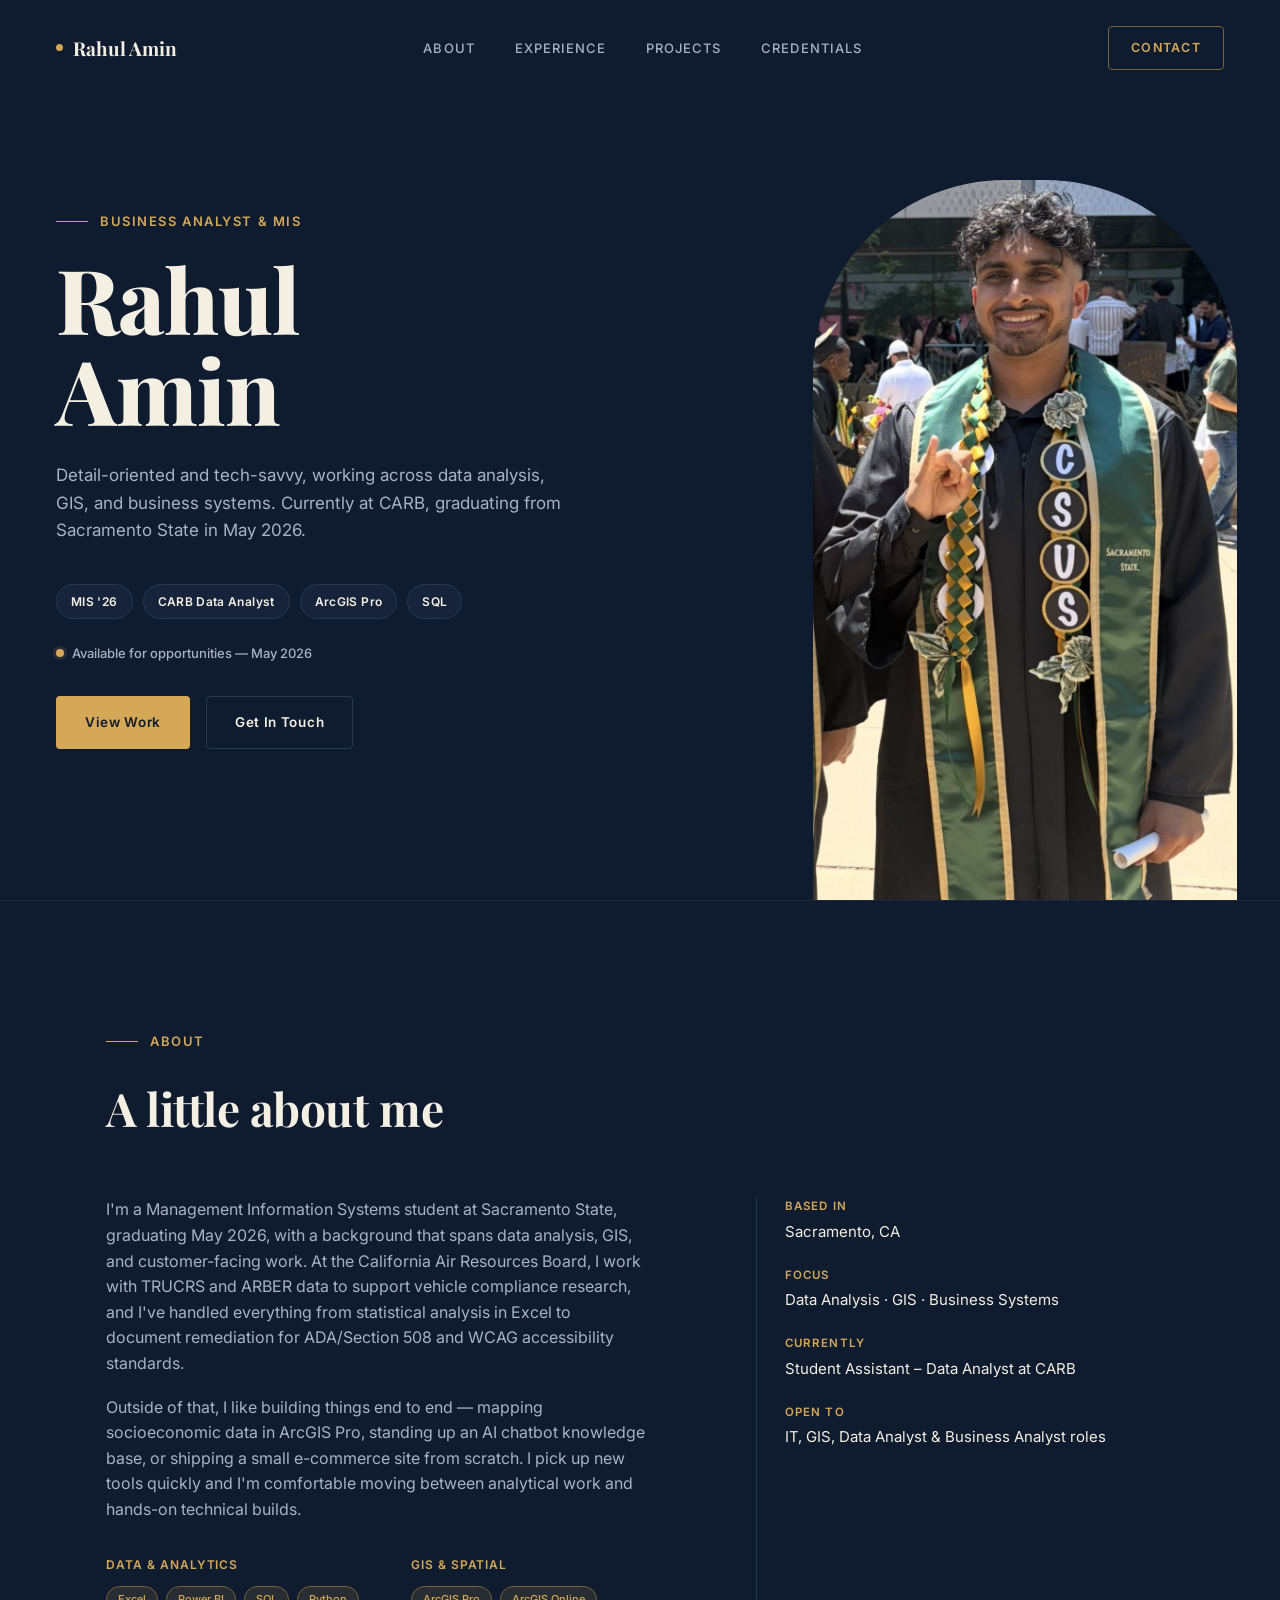
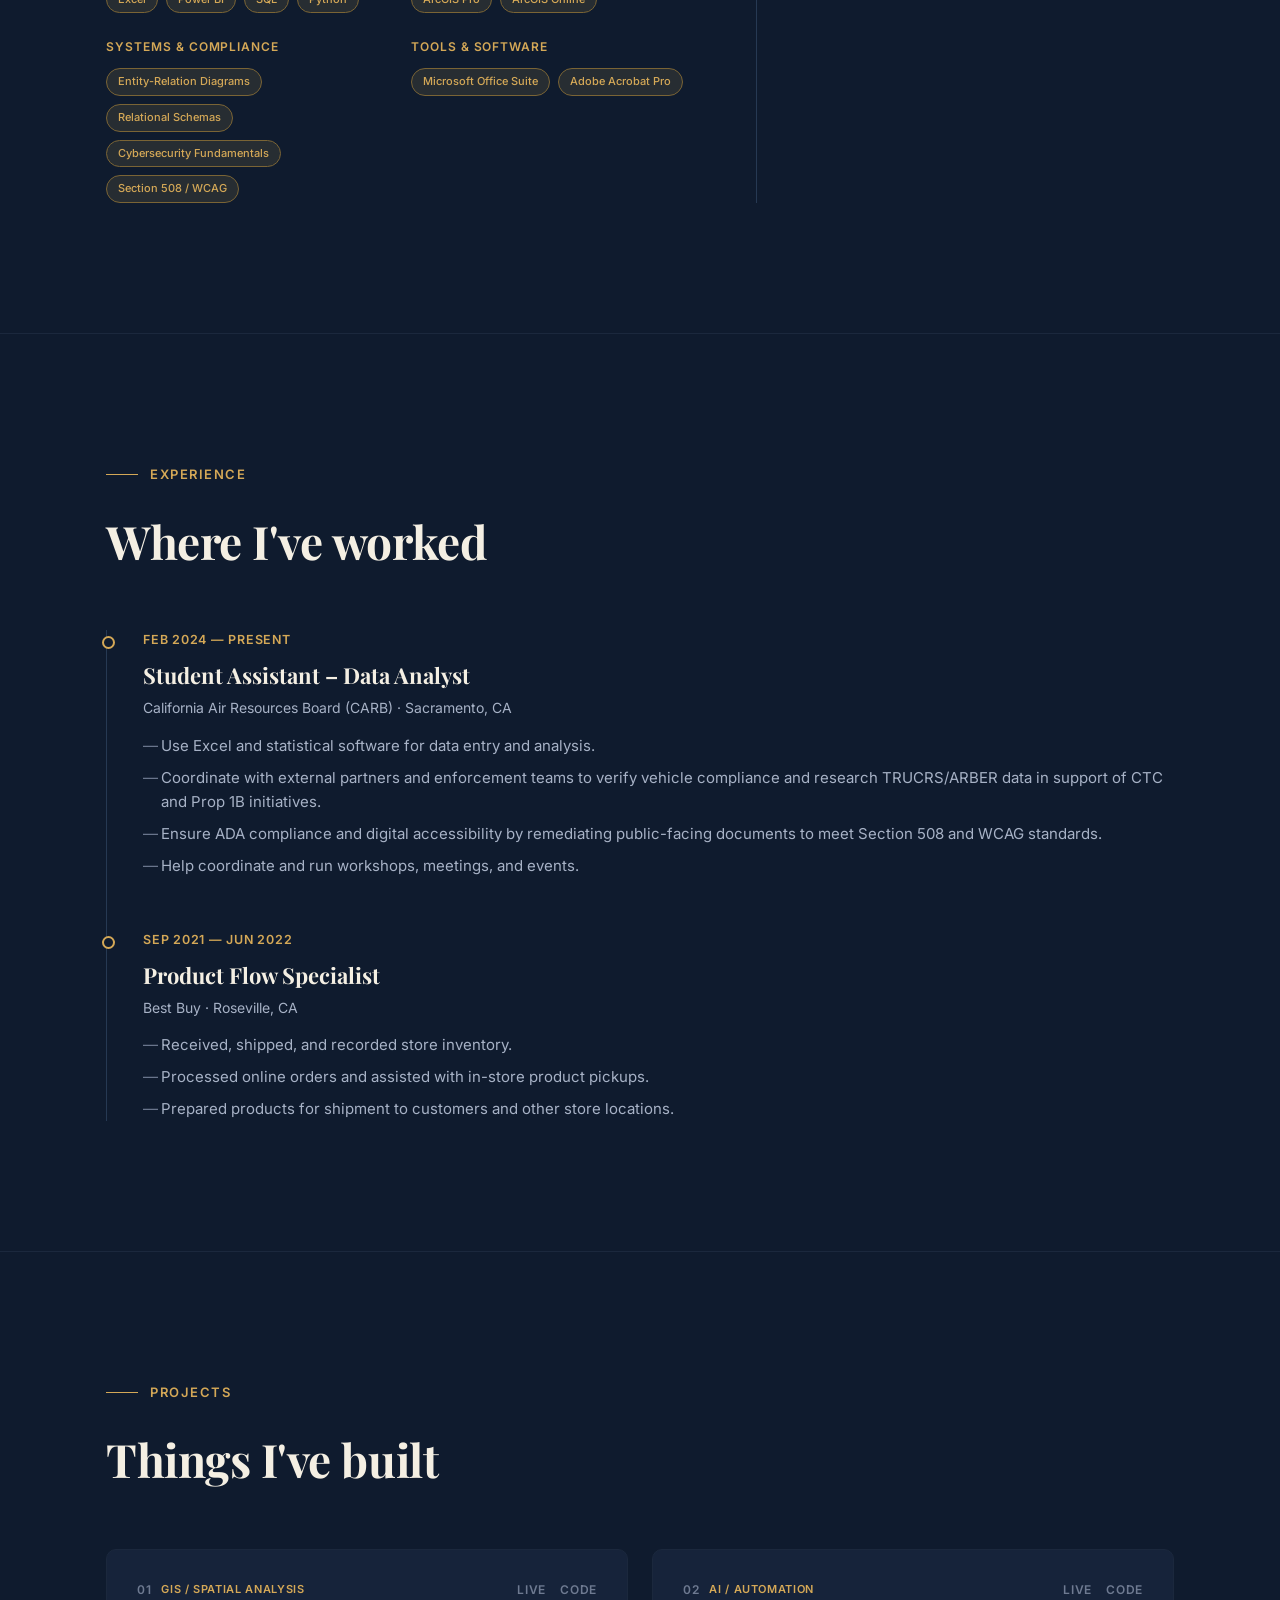
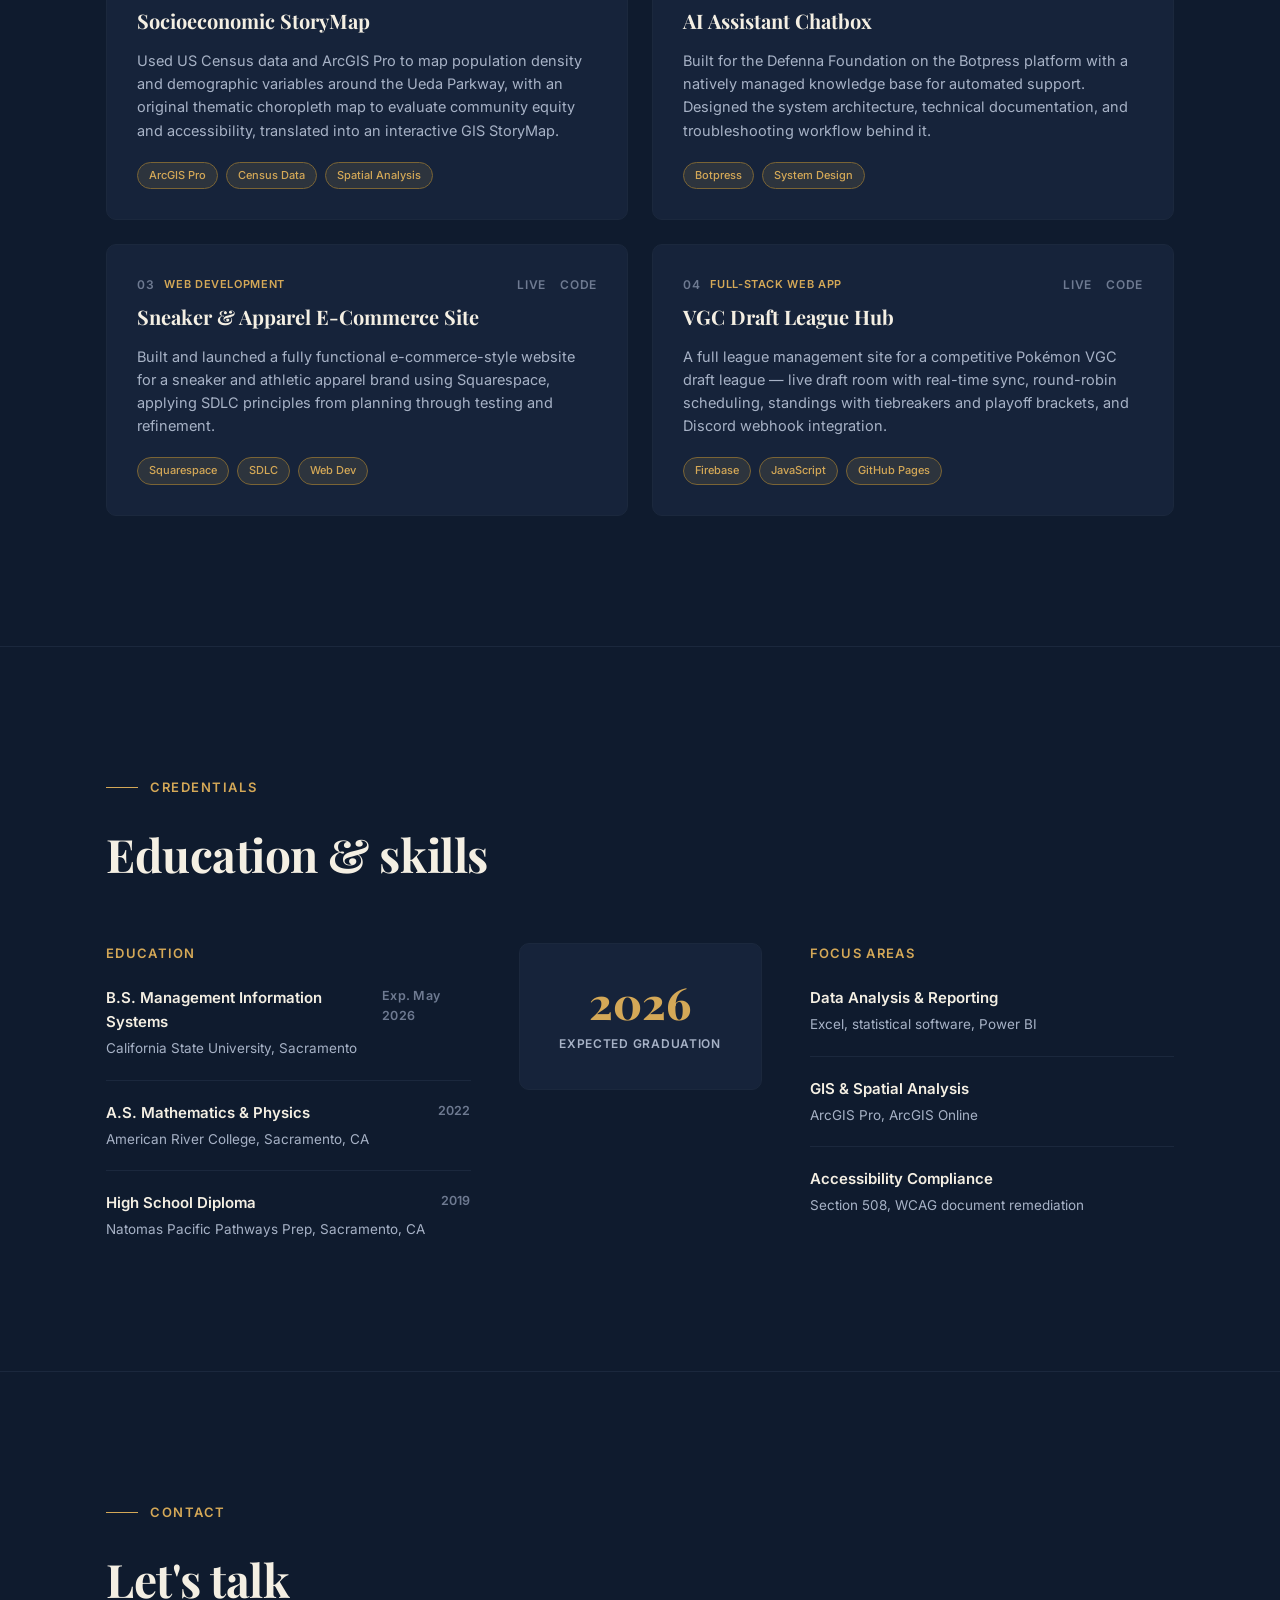
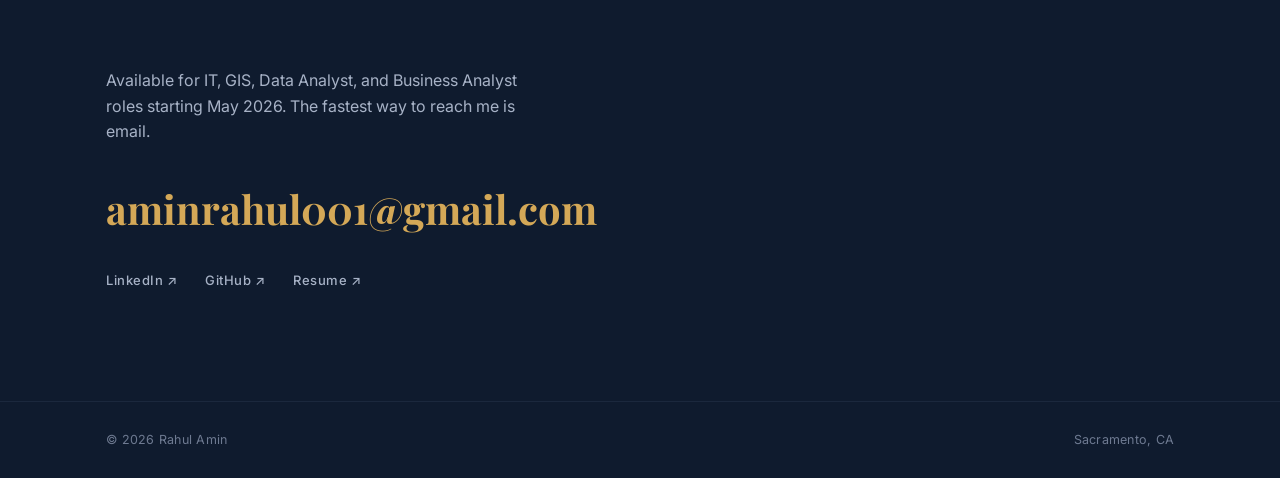
<file: index.html>
<!DOCTYPE html>
<html lang="en">
<head>
<meta charset="UTF-8">
<meta name="viewport" content="width=device-width, initial-scale=1.0">
<title>Rahul Amin — Portfolio</title>
<meta name="description" content="Portfolio of Rahul Amin — Business & MIS professional focused on data analysis, GIS, and systems. About, Experience, Projects, Credentials, and Contact.">
<link rel="preconnect" href="https://fonts.googleapis.com">
<link rel="preconnect" href="https://fonts.gstatic.com" crossorigin>
<link href="https://fonts.googleapis.com/css2?family=Playfair+Display:wght@600;700;800&family=Inter:wght@400;500;600&display=swap" rel="stylesheet">
<link rel="stylesheet" href="style.css">
</head>
<body>

<!-- ============ NAV ============ -->
<header class="nav" id="nav">
  <a href="#top" class="nav-logo"><span class="logo-dot"></span>Rahul Amin</a>
  <nav class="nav-links">
    <a href="#about" data-section="about">About</a>
    <a href="#experience" data-section="experience">Experience</a>
    <a href="#projects" data-section="projects">Projects</a>
    <a href="#credentials" data-section="credentials">Credentials</a>
  </nav>
  <a href="#contact" class="nav-contact">Contact</a>
  <button class="nav-toggle" id="navToggle" aria-label="Toggle menu" aria-expanded="false">
    <span></span><span></span><span></span>
  </button>
</header>

<main>

  <!-- ============ HERO ============ -->
  <section class="hero" id="top">
    <div class="hero-copy">
      <p class="eyebrow"><span class="eyebrow-line"></span>Business Analyst & MIS</p>
      <h1 class="hero-name">Rahul<br>Amin</h1>
      <p class="hero-tagline">
        Detail-oriented and tech-savvy, working across data analysis,
        GIS, and business systems. Currently at CARB, graduating from
        Sacramento State in May 2026.
      </p>
      <div class="hero-badges">
        <span class="badge">MIS '26</span>
        <span class="badge">CARB Data Analyst</span>
        <span class="badge">ArcGIS Pro</span>
        <span class="badge">SQL</span>
      </div>
      <p class="status-pill"><span class="status-dot"></span>Available for opportunities — May 2026</p>
      <div class="hero-actions">
        <a href="#projects" class="btn btn-primary">View Work</a>
        <a href="#contact" class="btn btn-ghost">Get In Touch</a>
      </div>
    </div>
    <div class="hero-media">
      <img src="rahul.jpg" alt="Rahul Amin">
    </div>
  </section>

  <!-- ============ ABOUT ============ -->
  <section class="section" id="about">
    <div class="section-inner">
      <p class="eyebrow"><span class="eyebrow-line"></span>About</p>
      <h2 class="section-title">A little about me</h2>
      <div class="about-grid">
        <div class="about-copy">
          <p>
            I'm a Management Information Systems student at Sacramento
            State, graduating May 2026, with a background that spans data
            analysis, GIS, and customer-facing work. At the California Air
            Resources Board, I work with TRUCRS and ARBER data to support
            vehicle compliance research, and I've handled everything from
            statistical analysis in Excel to document remediation for
            ADA/Section 508 and WCAG accessibility standards.
          </p>
          <p>
            Outside of that, I like building things end to end — mapping
            socioeconomic data in ArcGIS Pro, standing up an AI chatbot
            knowledge base, or shipping a small e-commerce site from
            scratch. I pick up new tools quickly and I'm comfortable
            moving between analytical work and hands-on technical builds.
          </p>
          <div class="skills-groups">
            <div class="skill-group">
              <h4>Data & Analytics</h4>
              <div class="skills-cloud">
                <span class="tag">Excel</span>
                <span class="tag">Power BI</span>
                <span class="tag">SQL</span>
                <span class="tag">Python</span>
              </div>
            </div>
            <div class="skill-group">
              <h4>GIS & Spatial</h4>
              <div class="skills-cloud">
                <span class="tag">ArcGIS Pro</span>
                <span class="tag">ArcGIS Online</span>
              </div>
            </div>
            <div class="skill-group">
              <h4>Systems & Compliance</h4>
              <div class="skills-cloud">
                <span class="tag">Entity-Relation Diagrams</span>
                <span class="tag">Relational Schemas</span>
                <span class="tag">Cybersecurity Fundamentals</span>
                <span class="tag">Section 508 / WCAG</span>
              </div>
            </div>
            <div class="skill-group">
              <h4>Tools & Software</h4>
              <div class="skills-cloud">
                <span class="tag">Microsoft Office Suite</span>
                <span class="tag">Adobe Acrobat Pro</span>
              </div>
            </div>
          </div>
        </div>
        <div class="about-facts">
          <div class="fact">
            <span class="fact-label">Based in</span>
            <span class="fact-value">Sacramento, CA</span>
          </div>
          <div class="fact">
            <span class="fact-label">Focus</span>
            <span class="fact-value">Data Analysis · GIS · Business Systems</span>
          </div>
          <div class="fact">
            <span class="fact-label">Currently</span>
            <span class="fact-value">Student Assistant – Data Analyst at CARB</span>
          </div>
          <div class="fact">
            <span class="fact-label">Open to</span>
            <span class="fact-value">IT, GIS, Data Analyst & Business Analyst roles</span>
          </div>
        </div>
      </div>
    </div>
  </section>

  <!-- ============ EXPERIENCE ============ -->
  <section class="section" id="experience">
    <div class="section-inner">
      <p class="eyebrow"><span class="eyebrow-line"></span>Experience</p>
      <h2 class="section-title">Where I've worked</h2>

      <div class="timeline">

        <article class="timeline-item">
          <div class="timeline-date">Feb 2024 — Present</div>
          <div class="timeline-content">
            <h3>Student Assistant – Data Analyst</h3>
            <p class="timeline-org">California Air Resources Board (CARB) · Sacramento, CA</p>
            <ul>
              <li>Use Excel and statistical software for data entry and analysis.</li>
              <li>Coordinate with external partners and enforcement teams to verify vehicle compliance and research TRUCRS/ARBER data in support of CTC and Prop 1B initiatives.</li>
              <li>Ensure ADA compliance and digital accessibility by remediating public-facing documents to meet Section 508 and WCAG standards.</li>
              <li>Help coordinate and run workshops, meetings, and events.</li>
            </ul>
          </div>
        </article>

        <article class="timeline-item">
          <div class="timeline-date">Sep 2021 — Jun 2022</div>
          <div class="timeline-content">
            <h3>Product Flow Specialist</h3>
            <p class="timeline-org">Best Buy · Roseville, CA</p>
            <ul>
              <li>Received, shipped, and recorded store inventory.</li>
              <li>Processed online orders and assisted with in-store product pickups.</li>
              <li>Prepared products for shipment to customers and other store locations.</li>
            </ul>
          </div>
        </article>

      </div>
    </div>
  </section>

  <!-- ============ PROJECTS ============ -->
  <section class="section" id="projects">
    <div class="section-inner">
      <p class="eyebrow"><span class="eyebrow-line"></span>Projects</p>
      <h2 class="section-title">Things I've built</h2>

      <div class="project-grid">

        <article class="project-card">
          <div class="project-top">
            <div>
              <div class="project-meta">
                <span class="project-number">01</span>
                <span class="project-category">GIS / Spatial Analysis</span>
              </div>
              <h3>Socioeconomic StoryMap</h3>
            </div>
            <div class="project-links">
              <a href="#" aria-label="Live link">Live</a>
              <a href="#" aria-label="Code link">Code</a>
            </div>
          </div>
          <p>Used US Census data and ArcGIS Pro to map population density and demographic variables around the Ueda Parkway, with an original thematic choropleth map to evaluate community equity and accessibility, translated into an interactive GIS StoryMap.</p>
          <div class="tags">
            <span class="tag">ArcGIS Pro</span>
            <span class="tag">Census Data</span>
            <span class="tag">Spatial Analysis</span>
          </div>
        </article>

        <article class="project-card">
          <div class="project-top">
            <div>
              <div class="project-meta">
                <span class="project-number">02</span>
                <span class="project-category">AI / Automation</span>
              </div>
              <h3>AI Assistant Chatbox</h3>
            </div>
            <div class="project-links">
              <a href="#" aria-label="Live link">Live</a>
              <a href="#" aria-label="Code link">Code</a>
            </div>
          </div>
          <p>Built for the Defenna Foundation on the Botpress platform with a natively managed knowledge base for automated support. Designed the system architecture, technical documentation, and troubleshooting workflow behind it.</p>
          <div class="tags">
            <span class="tag">Botpress</span>
            <span class="tag">System Design</span>
          </div>
        </article>

        <article class="project-card">
          <div class="project-top">
            <div>
              <div class="project-meta">
                <span class="project-number">03</span>
                <span class="project-category">Web Development</span>
              </div>
              <h3>Sneaker & Apparel E-Commerce Site</h3>
            </div>
            <div class="project-links">
              <a href="#" aria-label="Live link">Live</a>
              <a href="#" aria-label="Code link">Code</a>
            </div>
          </div>
          <p>Built and launched a fully functional e-commerce-style website for a sneaker and athletic apparel brand using Squarespace, applying SDLC principles from planning through testing and refinement.</p>
          <div class="tags">
            <span class="tag">Squarespace</span>
            <span class="tag">SDLC</span>
            <span class="tag">Web Dev</span>
          </div>
        </article>

        <article class="project-card">
          <div class="project-top">
            <div>
              <div class="project-meta">
                <span class="project-number">04</span>
                <span class="project-category">Full-Stack Web App</span>
              </div>
              <h3>VGC Draft League Hub</h3>
            </div>
            <div class="project-links">
              <a href="https://aminrahul001.github.io/VGC-League" target="_blank" aria-label="Live link">Live</a>
              <a href="#" aria-label="Code link">Code</a>
            </div>
          </div>
          <p>A full league management site for a competitive Pokémon VGC draft league — live draft room with real-time sync, round-robin scheduling, standings with tiebreakers and playoff brackets, and Discord webhook integration.</p>
          <div class="tags">
            <span class="tag">Firebase</span>
            <span class="tag">JavaScript</span>
            <span class="tag">GitHub Pages</span>
          </div>
        </article>

      </div>
    </div>
  </section>

  <!-- ============ CREDENTIALS ============ -->
  <section class="section" id="credentials">
    <div class="section-inner">
      <p class="eyebrow"><span class="eyebrow-line"></span>Credentials</p>
      <h2 class="section-title">Education & skills</h2>

      <div class="credentials-top">
        <div class="credential-block">
          <h3>Education</h3>
          <div class="credential-item">
            <div class="credential-head">
              <span>B.S. Management Information Systems</span>
              <span class="mono-small">Exp. May 2026</span>
            </div>
            <p>California State University, Sacramento</p>
          </div>
          <div class="credential-item">
            <div class="credential-head">
              <span>A.S. Mathematics & Physics</span>
              <span class="mono-small">2022</span>
            </div>
            <p>American River College, Sacramento, CA</p>
          </div>
          <div class="credential-item">
            <div class="credential-head">
              <span>High School Diploma</span>
              <span class="mono-small">2019</span>
            </div>
            <p>Natomas Pacific Pathways Prep, Sacramento, CA</p>
          </div>
        </div>

        <div class="stat-block">
          <span class="stat-number">2026</span>
          <span class="stat-label">Expected Graduation</span>
        </div>

        <div class="credential-block">
          <h3>Focus Areas</h3>
          <div class="credential-item">
            <div class="credential-head">
              <span>Data Analysis & Reporting</span>
            </div>
            <p>Excel, statistical software, Power BI</p>
          </div>
          <div class="credential-item">
            <div class="credential-head">
              <span>GIS & Spatial Analysis</span>
            </div>
            <p>ArcGIS Pro, ArcGIS Online</p>
          </div>
          <div class="credential-item">
            <div class="credential-head">
              <span>Accessibility Compliance</span>
            </div>
            <p>Section 508, WCAG document remediation</p>
          </div>
        </div>
      </div>
    </div>
  </section>

  <!-- ============ CONTACT ============ -->
  <section class="section section-contact" id="contact">
    <div class="section-inner">
      <p class="eyebrow"><span class="eyebrow-line"></span>Contact</p>
      <h2 class="section-title">Let's talk</h2>
      <p class="contact-copy">
        Available for IT, GIS, Data Analyst, and Business Analyst roles
        starting May 2026. The fastest way to reach me is email.
      </p>
      <a href="mailto:aminrahul001@gmail.com" class="contact-email">aminrahul001@gmail.com</a>
      <div class="contact-links">
        <a href="https://linkedin.com/in/rahul-amin-877a71166" target="_blank" rel="noopener">LinkedIn ↗</a>
        <a href="#" target="_blank" rel="noopener">GitHub ↗</a>
        <a href="#" target="_blank" rel="noopener">Resume ↗</a>
      </div>
    </div>
  </section>

</main>

<footer class="footer">
  <div class="section-inner footer-inner">
    <span class="mono-small">© <span id="year"></span> Rahul Amin</span>
    <span class="mono-small">Sacramento, CA</span>
  </div>
</footer>

<script src="script.js"></script>
</body>
</html>
</file>
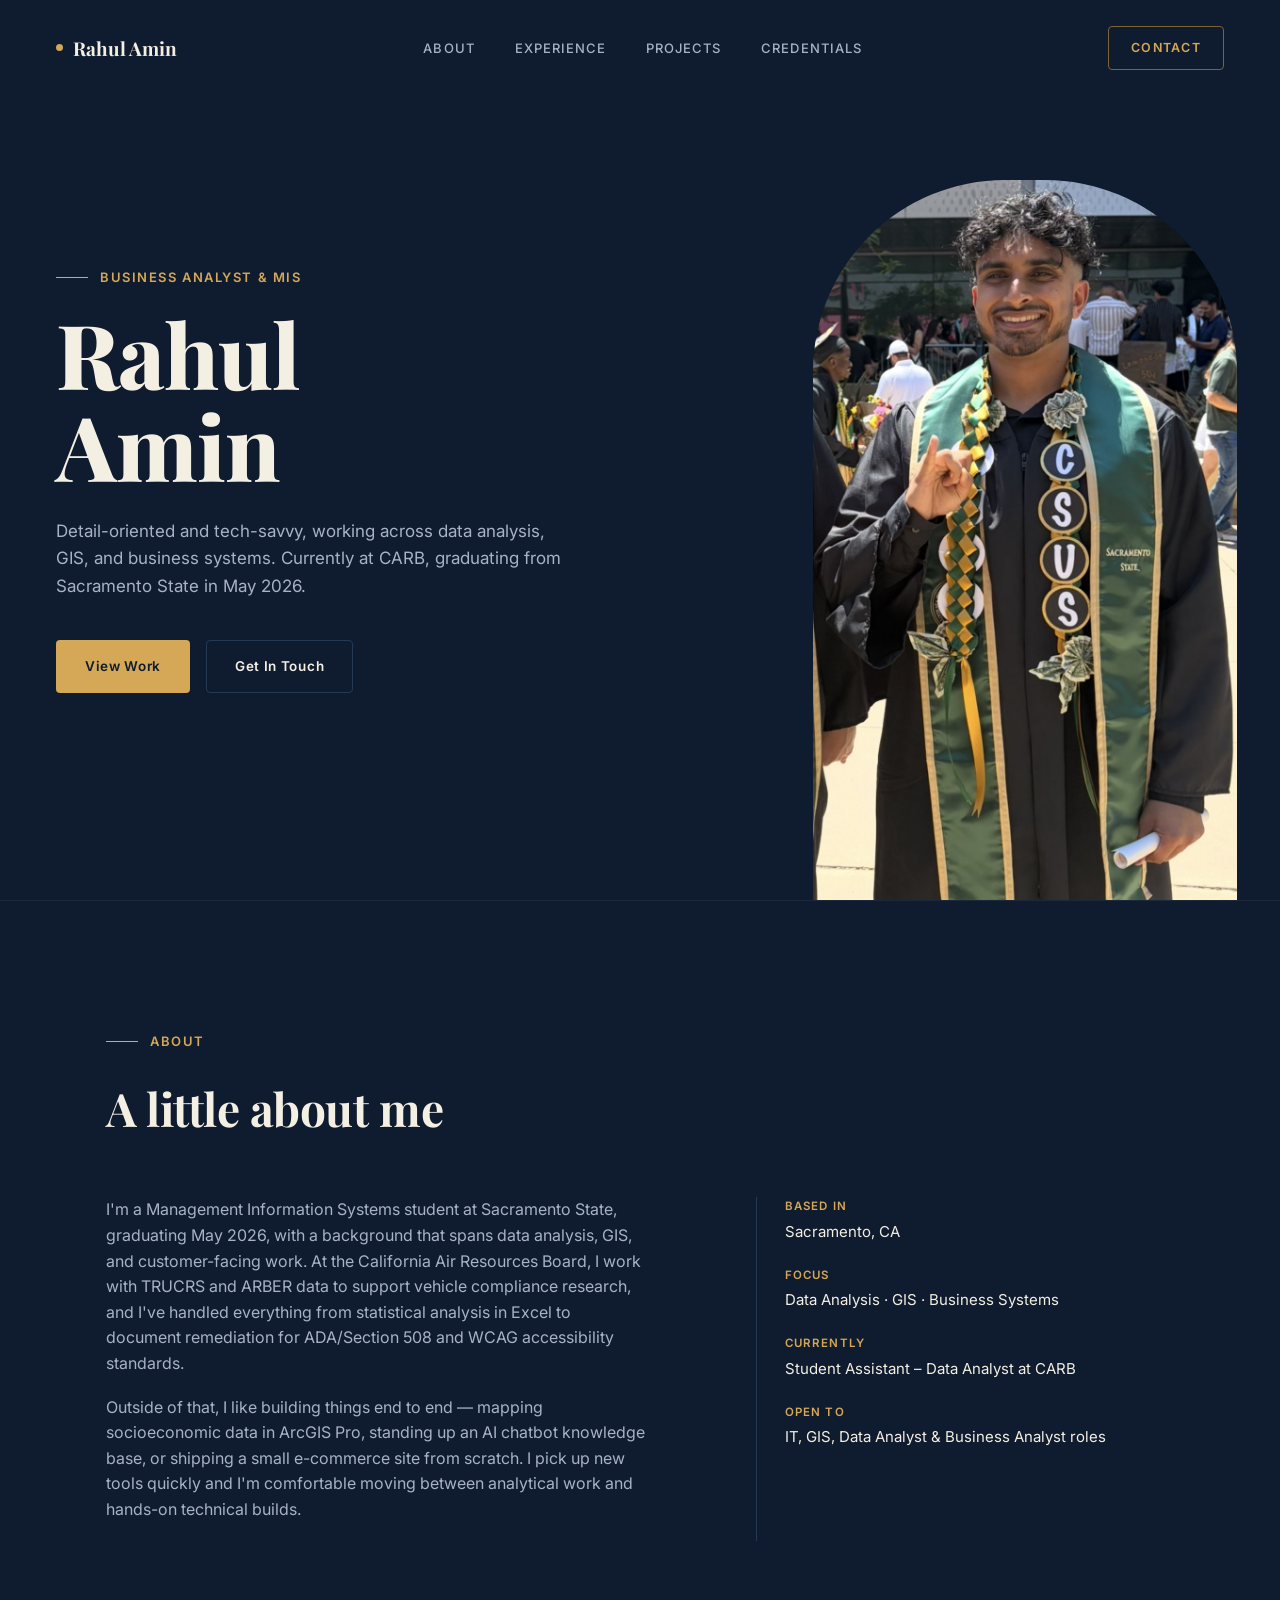
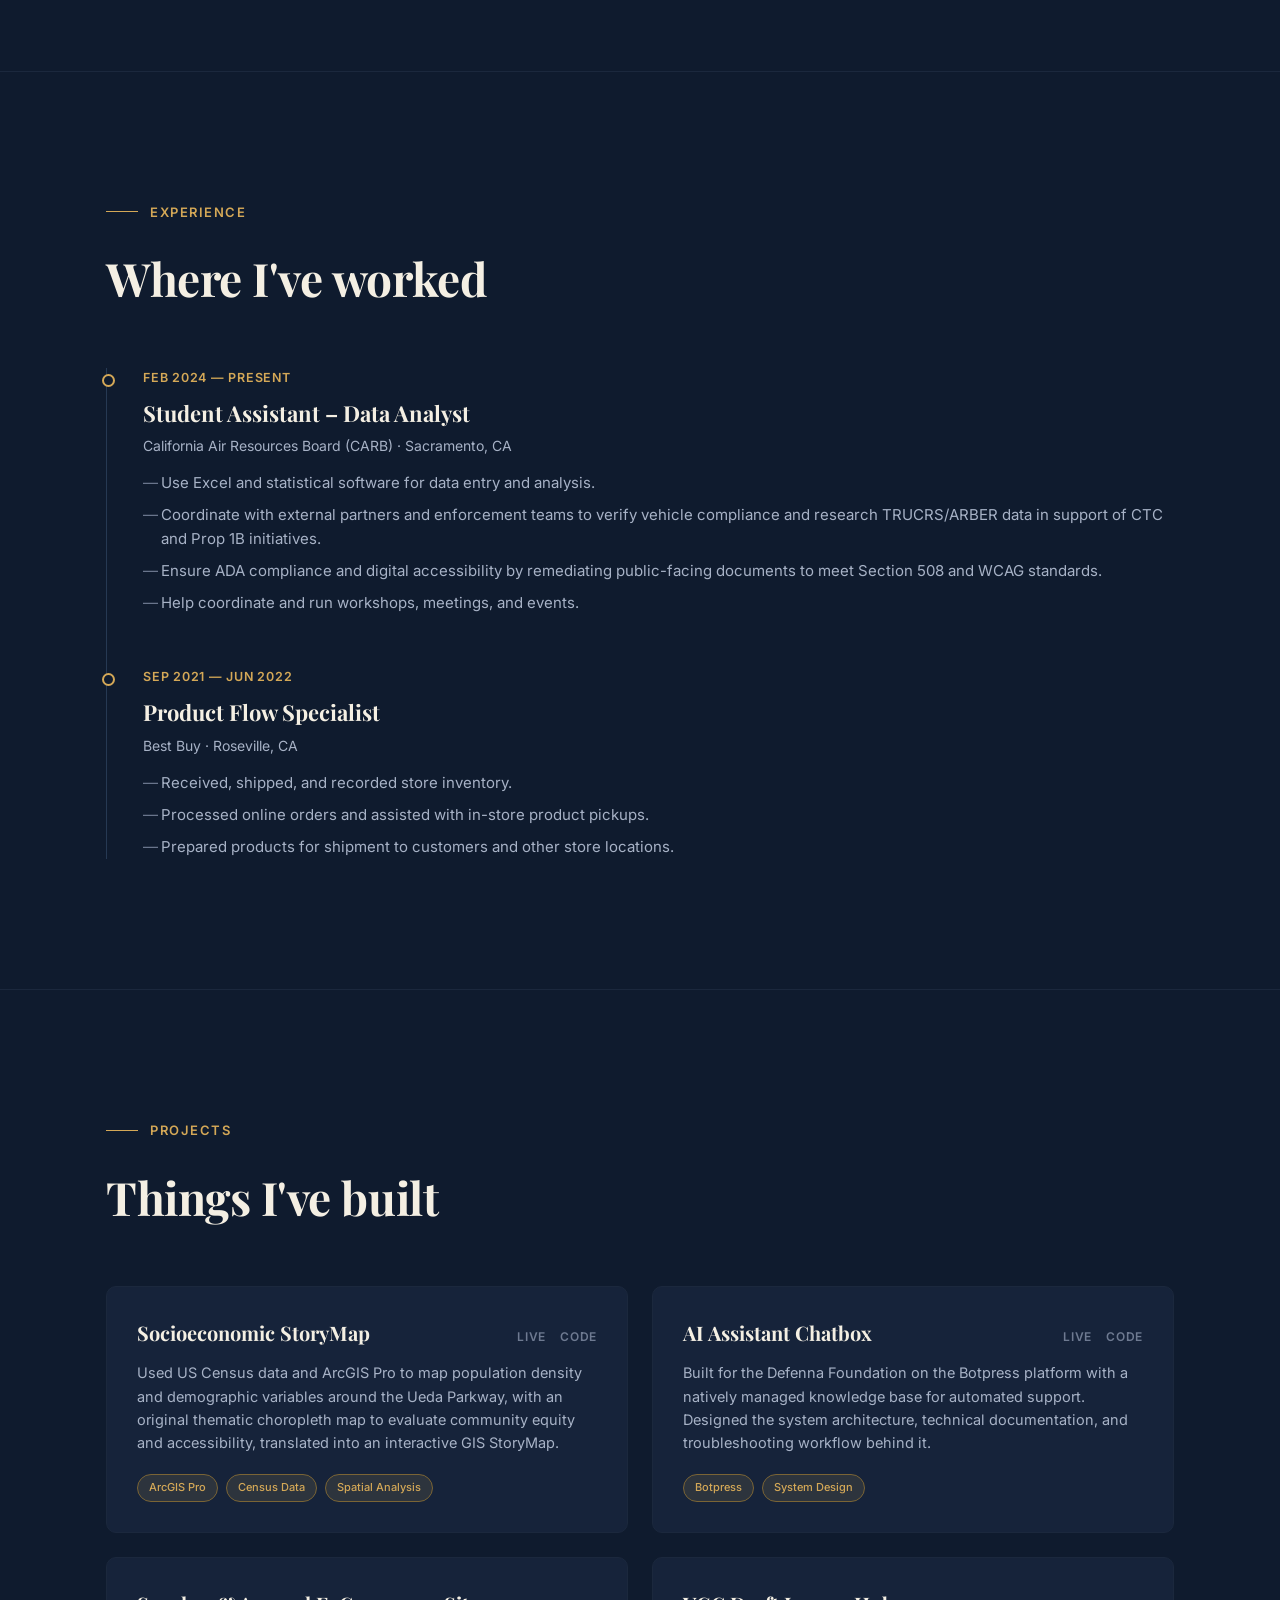
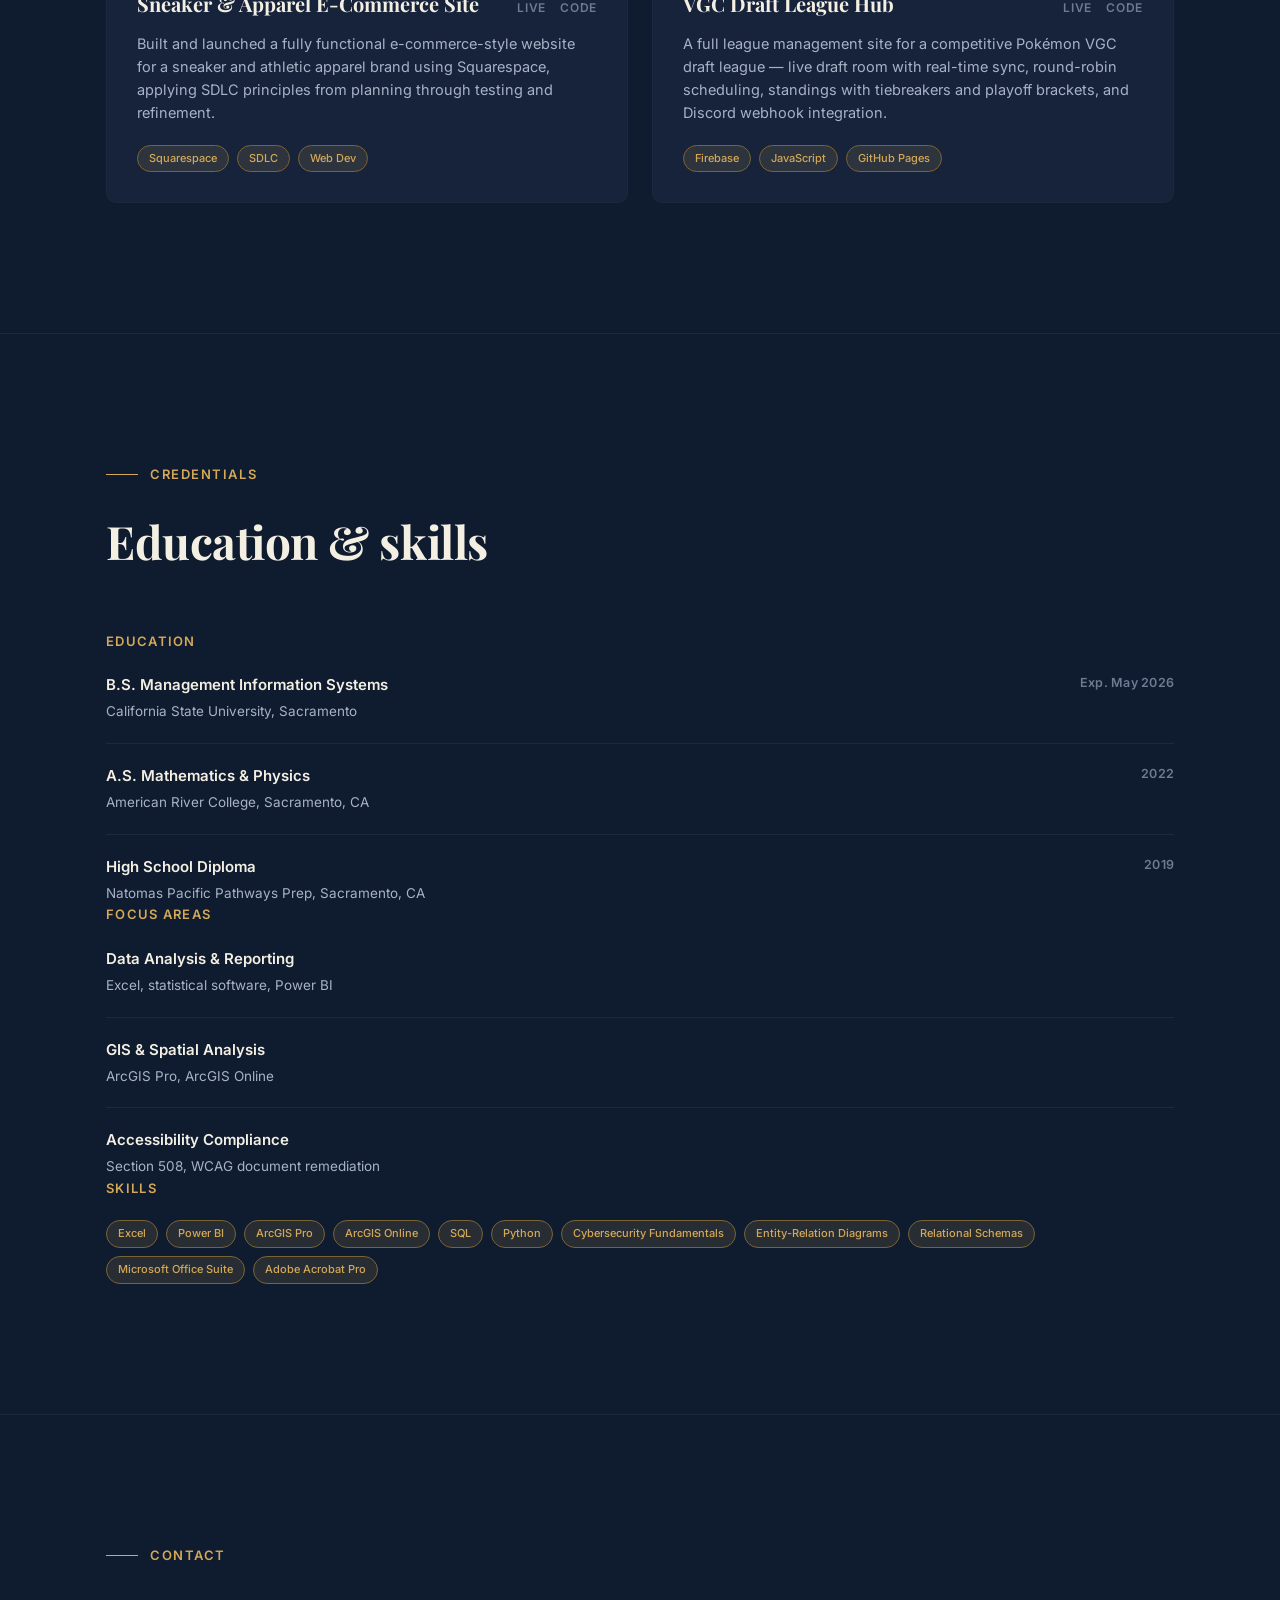
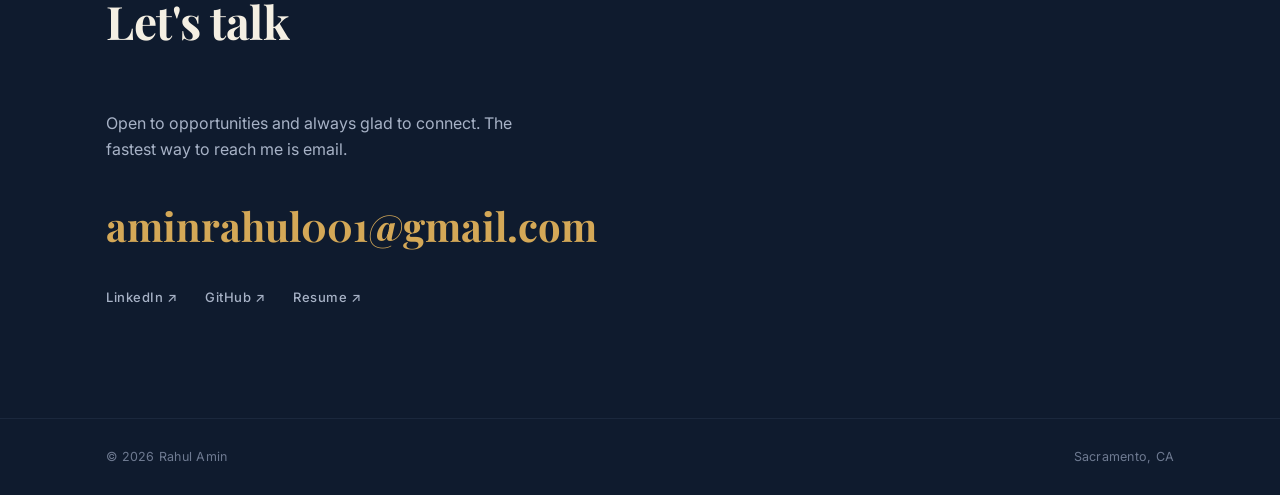
<file: index (14).html>
<!DOCTYPE html>
<html lang="en">
<head>
<meta charset="UTF-8">
<meta name="viewport" content="width=device-width, initial-scale=1.0">
<title>Rahul Amin — Portfolio</title>
<meta name="description" content="Portfolio of Rahul Amin — Business & MIS professional focused on data analysis, GIS, and systems. About, Experience, Projects, Credentials, and Contact.">
<link rel="preconnect" href="https://fonts.googleapis.com">
<link rel="preconnect" href="https://fonts.gstatic.com" crossorigin>
<link href="https://fonts.googleapis.com/css2?family=Playfair+Display:wght@600;700;800&family=Inter:wght@400;500;600&display=swap" rel="stylesheet">
<link rel="stylesheet" href="style.css">
</head>
<body>

<!-- ============ NAV ============ -->
<header class="nav" id="nav">
  <a href="#top" class="nav-logo"><span class="logo-dot"></span>Rahul Amin</a>
  <nav class="nav-links">
    <a href="#about" data-section="about">About</a>
    <a href="#experience" data-section="experience">Experience</a>
    <a href="#projects" data-section="projects">Projects</a>
    <a href="#credentials" data-section="credentials">Credentials</a>
  </nav>
  <a href="#contact" class="nav-contact">Contact</a>
  <button class="nav-toggle" id="navToggle" aria-label="Toggle menu" aria-expanded="false">
    <span></span><span></span><span></span>
  </button>
</header>

<main>

  <!-- ============ HERO ============ -->
  <section class="hero" id="top">
    <div class="hero-copy">
      <p class="eyebrow"><span class="eyebrow-line"></span>Business Analyst & MIS</p>
      <h1 class="hero-name">Rahul<br>Amin</h1>
      <p class="hero-tagline">
        Detail-oriented and tech-savvy, working across data analysis,
        GIS, and business systems. Currently at CARB, graduating from
        Sacramento State in May 2026.
      </p>
      <div class="hero-actions">
        <a href="#projects" class="btn btn-primary">View Work</a>
        <a href="#contact" class="btn btn-ghost">Get In Touch</a>
      </div>
    </div>
    <div class="hero-media">
      <img src="rahul.jpg" alt="Rahul Amin">
    </div>
  </section>

  <!-- ============ ABOUT ============ -->
  <section class="section" id="about">
    <div class="section-inner">
      <p class="eyebrow"><span class="eyebrow-line"></span>About</p>
      <h2 class="section-title">A little about me</h2>
      <div class="about-grid">
        <div class="about-copy">
          <p>
            I'm a Management Information Systems student at Sacramento
            State, graduating May 2026, with a background that spans data
            analysis, GIS, and customer-facing work. At the California Air
            Resources Board, I work with TRUCRS and ARBER data to support
            vehicle compliance research, and I've handled everything from
            statistical analysis in Excel to document remediation for
            ADA/Section 508 and WCAG accessibility standards.
          </p>
          <p>
            Outside of that, I like building things end to end — mapping
            socioeconomic data in ArcGIS Pro, standing up an AI chatbot
            knowledge base, or shipping a small e-commerce site from
            scratch. I pick up new tools quickly and I'm comfortable
            moving between analytical work and hands-on technical builds.
          </p>
        </div>
        <div class="about-facts">
          <div class="fact">
            <span class="fact-label">Based in</span>
            <span class="fact-value">Sacramento, CA</span>
          </div>
          <div class="fact">
            <span class="fact-label">Focus</span>
            <span class="fact-value">Data Analysis · GIS · Business Systems</span>
          </div>
          <div class="fact">
            <span class="fact-label">Currently</span>
            <span class="fact-value">Student Assistant – Data Analyst at CARB</span>
          </div>
          <div class="fact">
            <span class="fact-label">Open to</span>
            <span class="fact-value">IT, GIS, Data Analyst & Business Analyst roles</span>
          </div>
        </div>
      </div>
    </div>
  </section>

  <!-- ============ EXPERIENCE ============ -->
  <section class="section" id="experience">
    <div class="section-inner">
      <p class="eyebrow"><span class="eyebrow-line"></span>Experience</p>
      <h2 class="section-title">Where I've worked</h2>

      <div class="timeline">

        <article class="timeline-item">
          <div class="timeline-date">Feb 2024 — Present</div>
          <div class="timeline-content">
            <h3>Student Assistant – Data Analyst</h3>
            <p class="timeline-org">California Air Resources Board (CARB) · Sacramento, CA</p>
            <ul>
              <li>Use Excel and statistical software for data entry and analysis.</li>
              <li>Coordinate with external partners and enforcement teams to verify vehicle compliance and research TRUCRS/ARBER data in support of CTC and Prop 1B initiatives.</li>
              <li>Ensure ADA compliance and digital accessibility by remediating public-facing documents to meet Section 508 and WCAG standards.</li>
              <li>Help coordinate and run workshops, meetings, and events.</li>
            </ul>
          </div>
        </article>

        <article class="timeline-item">
          <div class="timeline-date">Sep 2021 — Jun 2022</div>
          <div class="timeline-content">
            <h3>Product Flow Specialist</h3>
            <p class="timeline-org">Best Buy · Roseville, CA</p>
            <ul>
              <li>Received, shipped, and recorded store inventory.</li>
              <li>Processed online orders and assisted with in-store product pickups.</li>
              <li>Prepared products for shipment to customers and other store locations.</li>
            </ul>
          </div>
        </article>

      </div>
    </div>
  </section>

  <!-- ============ PROJECTS ============ -->
  <section class="section" id="projects">
    <div class="section-inner">
      <p class="eyebrow"><span class="eyebrow-line"></span>Projects</p>
      <h2 class="section-title">Things I've built</h2>

      <div class="project-grid">

        <article class="project-card">
          <div class="project-top">
            <h3>Socioeconomic StoryMap</h3>
            <div class="project-links">
              <a href="#" aria-label="Live link">Live</a>
              <a href="#" aria-label="Code link">Code</a>
            </div>
          </div>
          <p>Used US Census data and ArcGIS Pro to map population density and demographic variables around the Ueda Parkway, with an original thematic choropleth map to evaluate community equity and accessibility, translated into an interactive GIS StoryMap.</p>
          <div class="tags">
            <span class="tag">ArcGIS Pro</span>
            <span class="tag">Census Data</span>
            <span class="tag">Spatial Analysis</span>
          </div>
        </article>

        <article class="project-card">
          <div class="project-top">
            <h3>AI Assistant Chatbox</h3>
            <div class="project-links">
              <a href="#" aria-label="Live link">Live</a>
              <a href="#" aria-label="Code link">Code</a>
            </div>
          </div>
          <p>Built for the Defenna Foundation on the Botpress platform with a natively managed knowledge base for automated support. Designed the system architecture, technical documentation, and troubleshooting workflow behind it.</p>
          <div class="tags">
            <span class="tag">Botpress</span>
            <span class="tag">System Design</span>
          </div>
        </article>

        <article class="project-card">
          <div class="project-top">
            <h3>Sneaker & Apparel E-Commerce Site</h3>
            <div class="project-links">
              <a href="#" aria-label="Live link">Live</a>
              <a href="#" aria-label="Code link">Code</a>
            </div>
          </div>
          <p>Built and launched a fully functional e-commerce-style website for a sneaker and athletic apparel brand using Squarespace, applying SDLC principles from planning through testing and refinement.</p>
          <div class="tags">
            <span class="tag">Squarespace</span>
            <span class="tag">SDLC</span>
            <span class="tag">Web Dev</span>
          </div>
        </article>

        <article class="project-card">
          <div class="project-top">
            <h3>VGC Draft League Hub</h3>
            <div class="project-links">
              <a href="https://aminrahul001.github.io/VGC-League" target="_blank" aria-label="Live link">Live</a>
              <a href="#" aria-label="Code link">Code</a>
            </div>
          </div>
          <p>A full league management site for a competitive Pokémon VGC draft league — live draft room with real-time sync, round-robin scheduling, standings with tiebreakers and playoff brackets, and Discord webhook integration.</p>
          <div class="tags">
            <span class="tag">Firebase</span>
            <span class="tag">JavaScript</span>
            <span class="tag">GitHub Pages</span>
          </div>
        </article>

      </div>
    </div>
  </section>

  <!-- ============ CREDENTIALS ============ -->
  <section class="section" id="credentials">
    <div class="section-inner">
      <p class="eyebrow"><span class="eyebrow-line"></span>Credentials</p>
      <h2 class="section-title">Education & skills</h2>

      <div class="credentials-grid">
        <div class="credential-block">
          <h3>Education</h3>
          <div class="credential-item">
            <div class="credential-head">
              <span>B.S. Management Information Systems</span>
              <span class="mono-small">Exp. May 2026</span>
            </div>
            <p>California State University, Sacramento</p>
          </div>
          <div class="credential-item">
            <div class="credential-head">
              <span>A.S. Mathematics & Physics</span>
              <span class="mono-small">2022</span>
            </div>
            <p>American River College, Sacramento, CA</p>
          </div>
          <div class="credential-item">
            <div class="credential-head">
              <span>High School Diploma</span>
              <span class="mono-small">2019</span>
            </div>
            <p>Natomas Pacific Pathways Prep, Sacramento, CA</p>
          </div>
        </div>

        <div class="credential-block">
          <h3>Focus Areas</h3>
          <div class="credential-item">
            <div class="credential-head">
              <span>Data Analysis & Reporting</span>
            </div>
            <p>Excel, statistical software, Power BI</p>
          </div>
          <div class="credential-item">
            <div class="credential-head">
              <span>GIS & Spatial Analysis</span>
            </div>
            <p>ArcGIS Pro, ArcGIS Online</p>
          </div>
          <div class="credential-item">
            <div class="credential-head">
              <span>Accessibility Compliance</span>
            </div>
            <p>Section 508, WCAG document remediation</p>
          </div>
        </div>

        <div class="credential-block">
          <h3>Skills</h3>
          <div class="skills-cloud">
            <span class="tag">Excel</span>
            <span class="tag">Power BI</span>
            <span class="tag">ArcGIS Pro</span>
            <span class="tag">ArcGIS Online</span>
            <span class="tag">SQL</span>
            <span class="tag">Python</span>
            <span class="tag">Cybersecurity Fundamentals</span>
            <span class="tag">Entity-Relation Diagrams</span>
            <span class="tag">Relational Schemas</span>
            <span class="tag">Microsoft Office Suite</span>
            <span class="tag">Adobe Acrobat Pro</span>
          </div>
        </div>
      </div>
    </div>
  </section>

  <!-- ============ CONTACT ============ -->
  <section class="section section-contact" id="contact">
    <div class="section-inner">
      <p class="eyebrow"><span class="eyebrow-line"></span>Contact</p>
      <h2 class="section-title">Let's talk</h2>
      <p class="contact-copy">
        Open to opportunities and always glad to connect. The fastest way
        to reach me is email.
      </p>
      <a href="mailto:aminrahul001@gmail.com" class="contact-email">aminrahul001@gmail.com</a>
      <div class="contact-links">
        <a href="https://linkedin.com/in/rahul-amin-877a71166" target="_blank" rel="noopener">LinkedIn ↗</a>
        <a href="#" target="_blank" rel="noopener">GitHub ↗</a>
        <a href="#" target="_blank" rel="noopener">Resume ↗</a>
      </div>
    </div>
  </section>

</main>

<footer class="footer">
  <div class="section-inner footer-inner">
    <span class="mono-small">© <span id="year"></span> Rahul Amin</span>
    <span class="mono-small">Sacramento, CA</span>
  </div>
</footer>

<script src="script.js"></script>
</body>
</html>
</file>
<file: style.css>
/* ===========================================================
   TOKENS
=========================================================== */
:root {
  --bg:            #0F1B2E;
  --bg-elevated:   #16233A;
  --bg-elevated-2: #1B2A44;
  --border:        #263953;
  --border-soft:   #1B283D;
  --text-primary:  #F4EFE3;
  --text-secondary:#A7B2C6;
  --text-muted:    #6E7A91;
  --accent:        #D4A857;
  --accent-soft:   rgba(212, 168, 87, 0.12);
  --accent-dim:    #7A6435;

  --font-display: 'Playfair Display', Georgia, serif;
  --font-body:    'Inter', system-ui, sans-serif;

  --max-width: 1180px;
  --section-pad: 130px;
}

/* ===========================================================
   RESET / BASE
=========================================================== */
* { margin: 0; padding: 0; box-sizing: border-box; }

html { scroll-behavior: smooth; }

@media (prefers-reduced-motion: reduce) {
  html { scroll-behavior: auto; }
  * { animation-duration: 0.01ms !important; animation-iteration-count: 1 !important; transition-duration: 0.01ms !important; }
}

body {
  background: var(--bg);
  color: var(--text-primary);
  font-family: var(--font-body);
  line-height: 1.6;
  -webkit-font-smoothing: antialiased;
  overflow-x: hidden;
}

a { color: inherit; text-decoration: none; }
ul { list-style: none; }

::selection { background: var(--accent-soft); color: var(--text-primary); }

:focus-visible {
  outline: 2px solid var(--accent);
  outline-offset: 3px;
  border-radius: 2px;
}

.section-inner {
  max-width: var(--max-width);
  margin: 0 auto;
  padding: 0 56px;
}

.mono-small {
  font-family: var(--font-body);
  font-size: 12.5px;
  color: var(--text-muted);
  letter-spacing: 0.02em;
}

.eyebrow {
  display: flex;
  align-items: center;
  gap: 12px;
  font-size: 13px;
  font-weight: 600;
  color: var(--accent);
  letter-spacing: 0.12em;
  text-transform: uppercase;
  margin-bottom: 20px;
}

.eyebrow-line {
  width: 32px;
  height: 1px;
  background: var(--accent);
  display: inline-block;
}

/* ===========================================================
   NAV
=========================================================== */
.nav {
  position: fixed;
  top: 0; left: 0; right: 0;
  z-index: 100;
  display: flex;
  align-items: center;
  justify-content: space-between;
  padding: 26px 56px;
  transition: background 0.3s ease, border-color 0.3s ease, padding 0.3s ease;
  border-bottom: 1px solid transparent;
}

.nav.scrolled {
  background: rgba(15, 27, 46, 0.9);
  backdrop-filter: blur(10px);
  border-bottom-color: var(--border-soft);
  padding: 18px 56px;
}

.nav-logo {
  font-family: var(--font-display);
  font-weight: 700;
  font-size: 19px;
  color: var(--text-primary);
  display: flex;
  align-items: center;
  gap: 10px;
}

.logo-dot {
  width: 7px;
  height: 7px;
  border-radius: 50%;
  background: var(--accent);
  display: inline-block;
}

.nav-links {
  display: flex;
  gap: 40px;
}

.nav-links a {
  font-size: 13px;
  font-weight: 500;
  letter-spacing: 0.08em;
  text-transform: uppercase;
  color: var(--text-secondary);
  transition: color 0.2s ease;
  position: relative;
}

.nav-links a:hover,
.nav-links a.active {
  color: var(--text-primary);
}

.nav-contact {
  font-size: 12.5px;
  font-weight: 600;
  letter-spacing: 0.1em;
  text-transform: uppercase;
  color: var(--accent);
  border: 1px solid var(--accent-dim);
  padding: 11px 22px;
  border-radius: 4px;
  transition: all 0.2s ease;
}

.nav-contact:hover {
  background: var(--accent);
  color: var(--bg);
}

.nav-toggle {
  display: none;
  flex-direction: column;
  gap: 5px;
  background: none;
  border: none;
  cursor: pointer;
  padding: 4px;
}

.nav-toggle span {
  width: 22px;
  height: 2px;
  background: var(--text-primary);
  transition: transform 0.25s ease, opacity 0.25s ease;
}

/* ===========================================================
   HERO
=========================================================== */
.hero {
  min-height: 100vh;
  display: grid;
  grid-template-columns: 1.1fr 1fr;
  align-items: center;
  align-content: stretch;
}

.hero-copy {
  padding: 140px 56px 80px 56px;
  max-width: 620px;
}

.hero-name {
  font-family: var(--font-display);
  font-weight: 800;
  font-size: clamp(56px, 7vw, 96px);
  line-height: 1.02;
  letter-spacing: -0.01em;
  margin-bottom: 28px;
}

.hero-tagline {
  font-size: 17px;
  color: var(--text-secondary);
  max-width: 46ch;
  margin-bottom: 40px;
}

.hero-badges {
  display: flex;
  flex-wrap: wrap;
  gap: 10px;
  margin-bottom: 20px;
}

.badge {
  font-size: 12px;
  font-weight: 600;
  letter-spacing: 0.03em;
  color: var(--text-primary);
  background: var(--bg-elevated);
  border: 1px solid var(--border);
  padding: 7px 14px;
  border-radius: 20px;
}

.status-pill {
  display: inline-flex;
  align-items: center;
  gap: 8px;
  font-size: 13px;
  font-weight: 500;
  color: var(--text-secondary);
  margin-bottom: 32px;
}

.status-dot {
  width: 8px;
  height: 8px;
  border-radius: 50%;
  background: var(--accent);
  box-shadow: 0 0 0 3px var(--accent-soft);
  flex-shrink: 0;
}

.hero-actions {
  display: flex;
  gap: 16px;
}

.btn {
  font-size: 13.5px;
  font-weight: 600;
  letter-spacing: 0.05em;
  padding: 15px 28px;
  border-radius: 4px;
  border: 1px solid transparent;
  transition: all 0.2s ease;
  display: inline-block;
}

.btn-primary {
  background: var(--accent);
  color: var(--bg);
}

.btn-primary:hover {
  background: #e6bb6d;
  transform: translateY(-1px);
}

.btn-ghost {
  border-color: var(--border);
  color: var(--text-primary);
}

.btn-ghost:hover {
  border-color: var(--accent-dim);
  color: var(--accent);
}

.hero-media {
  position: relative;
  aspect-ratio: 900 / 1528;
  height: min(82vh, 720px);
  width: auto;
  margin-top: 96px;
  margin-right: 7%;
  overflow: hidden;
  border-radius: clamp(120px, 15vw, 220px) clamp(120px, 15vw, 220px) 0 0;
  align-self: end;
  justify-self: end;
}

.hero-media img {
  width: 100%;
  height: 100%;
  object-fit: cover;
  object-position: center top;
}

/* ===========================================================
   SECTIONS (shared)
=========================================================== */
.section {
  padding: var(--section-pad) 0;
  border-top: 1px solid var(--border-soft);
}

.section-title {
  font-family: var(--font-display);
  font-weight: 700;
  font-size: clamp(32px, 4vw, 46px);
  margin-bottom: 52px;
  letter-spacing: -0.01em;
}

/* ===========================================================
   ABOUT
=========================================================== */
.about-grid {
  display: grid;
  grid-template-columns: 1.4fr 1fr;
  gap: 64px;
}

.about-copy p {
  color: var(--text-secondary);
  font-size: 16px;
  margin-bottom: 18px;
  max-width: 54ch;
}

.skills-groups {
  display: grid;
  grid-template-columns: repeat(2, 1fr);
  gap: 24px;
  margin-top: 32px;
}

.skill-group h4 {
  font-size: 12px;
  font-weight: 600;
  color: var(--accent);
  text-transform: uppercase;
  letter-spacing: 0.08em;
  margin-bottom: 12px;
}

.about-facts {
  display: flex;
  flex-direction: column;
  gap: 22px;
  border-left: 1px solid var(--border);
  padding-left: 28px;
}

.fact { display: flex; flex-direction: column; gap: 4px; }

.fact-label {
  font-size: 11.5px;
  color: var(--accent);
  text-transform: uppercase;
  letter-spacing: 0.1em;
  font-weight: 600;
}

.fact-value {
  font-size: 15px;
  color: var(--text-primary);
}

/* ===========================================================
   EXPERIENCE / TIMELINE
=========================================================== */
.timeline {
  position: relative;
  padding-left: 36px;
  border-left: 1px solid var(--border);
}

.timeline-item { position: relative; padding-bottom: 52px; }
.timeline-item:last-child { padding-bottom: 0; }

.timeline-item::before {
  content: "";
  position: absolute;
  left: -41px;
  top: 6px;
  width: 9px;
  height: 9px;
  border-radius: 50%;
  background: var(--bg);
  border: 2px solid var(--accent);
}

.timeline-date {
  font-size: 12.5px;
  font-weight: 600;
  letter-spacing: 0.06em;
  text-transform: uppercase;
  color: var(--accent);
  margin-bottom: 8px;
}

.timeline-content h3 {
  font-family: var(--font-display);
  font-size: 22px;
  font-weight: 700;
  margin-bottom: 4px;
}

.timeline-org {
  color: var(--text-secondary);
  font-size: 14px;
  margin-bottom: 14px;
}

.timeline-content ul { display: flex; flex-direction: column; gap: 8px; }

.timeline-content li {
  color: var(--text-secondary);
  font-size: 15px;
  padding-left: 18px;
  position: relative;
}

.timeline-content li::before {
  content: "—";
  position: absolute;
  left: 0;
  color: var(--text-muted);
}

/* ===========================================================
   PROJECTS
=========================================================== */
.project-grid {
  display: grid;
  grid-template-columns: repeat(2, 1fr);
  gap: 24px;
}

.project-card {
  background: var(--bg-elevated);
  border: 1px solid var(--border-soft);
  border-radius: 10px;
  padding: 30px;
  transition: border-color 0.25s ease, transform 0.25s ease;
}

.project-card:hover {
  border-color: var(--accent-dim);
  transform: translateY(-3px);
}

.project-top {
  display: flex;
  justify-content: space-between;
  align-items: baseline;
  margin-bottom: 12px;
  gap: 12px;
}

.project-top h3 {
  font-family: var(--font-display);
  font-size: 20px;
  font-weight: 700;
}

.project-number {
  font-size: 12px;
  font-weight: 600;
  color: var(--text-muted);
  letter-spacing: 0.05em;
}

.project-meta {
  display: flex;
  align-items: center;
  gap: 10px;
  margin-bottom: 6px;
}

.project-category {
  font-size: 11px;
  font-weight: 600;
  color: var(--accent);
  text-transform: uppercase;
  letter-spacing: 0.06em;
}

.project-links { display: flex; gap: 14px; flex-shrink: 0; }

.project-links a {
  font-size: 12px;
  font-weight: 600;
  letter-spacing: 0.06em;
  text-transform: uppercase;
  color: var(--text-muted);
  transition: color 0.2s ease;
}

.project-links a:hover { color: var(--accent); }

.project-card p {
  color: var(--text-secondary);
  font-size: 14.5px;
  margin-bottom: 20px;
}

.tags { display: flex; flex-wrap: wrap; gap: 8px; }

.tag {
  font-size: 11px;
  font-weight: 500;
  color: var(--accent);
  background: var(--accent-soft);
  border: 1px solid var(--accent-dim);
  padding: 4px 11px;
  border-radius: 20px;
}

/* ===========================================================
   CREDENTIALS
=========================================================== */
.credentials-top {
  display: grid;
  grid-template-columns: 1.2fr 0.8fr 1.2fr;
  gap: 48px;
  align-items: start;
}

.stat-block {
  display: flex;
  flex-direction: column;
  align-items: center;
  justify-content: center;
  text-align: center;
  background: var(--bg-elevated);
  border: 1px solid var(--border-soft);
  border-radius: 10px;
  padding: 36px 20px;
}

.stat-number {
  font-family: var(--font-display);
  font-size: 44px;
  font-weight: 800;
  color: var(--accent);
  line-height: 1;
  margin-bottom: 10px;
}

.stat-label {
  font-size: 12px;
  font-weight: 600;
  color: var(--text-secondary);
  text-transform: uppercase;
  letter-spacing: 0.06em;
}

.credential-block h3 {
  font-size: 13px;
  font-weight: 600;
  color: var(--accent);
  text-transform: uppercase;
  letter-spacing: 0.1em;
  margin-bottom: 22px;
}

.credential-item {
  margin-bottom: 20px;
  padding-bottom: 20px;
  border-bottom: 1px solid var(--border-soft);
}

.credential-item:last-child { border-bottom: none; margin-bottom: 0; padding-bottom: 0; }

.credential-head {
  display: flex;
  justify-content: space-between;
  gap: 12px;
  margin-bottom: 4px;
  font-size: 15px;
  font-weight: 600;
}

.credential-item p {
  color: var(--text-secondary);
  font-size: 13.5px;
}

.skills-cloud { display: flex; flex-wrap: wrap; gap: 8px; }

/* ===========================================================
   CONTACT
=========================================================== */
.section-contact { text-align: left; padding-bottom: 110px; }

.contact-copy {
  color: var(--text-secondary);
  max-width: 440px;
  margin-bottom: 32px;
}

.contact-email {
  font-family: var(--font-display);
  font-size: clamp(28px, 5vw, 40px);
  font-weight: 700;
  color: var(--accent);
  display: inline-block;
  margin-bottom: 28px;
  border-bottom: 1px solid transparent;
  transition: border-color 0.2s ease;
}

.contact-email:hover { border-color: var(--accent); }

.contact-links { display: flex; gap: 28px; }

.contact-links a {
  font-size: 13px;
  font-weight: 500;
  letter-spacing: 0.04em;
  color: var(--text-secondary);
  transition: color 0.2s ease;
}

.contact-links a:hover { color: var(--accent); }

/* ===========================================================
   FOOTER
=========================================================== */
.footer {
  border-top: 1px solid var(--border-soft);
  padding: 28px 0;
}

.footer-inner {
  display: flex;
  justify-content: space-between;
  flex-wrap: wrap;
  gap: 8px;
}

/* ===========================================================
   RESPONSIVE
=========================================================== */
@media (max-width: 980px) {
  .hero { grid-template-columns: 1fr; }
  .hero-media {
    height: 60vh;
    width: 100%;
    aspect-ratio: unset;
    margin-top: 0;
    margin-right: 0;
    justify-self: stretch;
    order: -1;
    border-radius: 0 0 clamp(120px, 30vw, 220px) clamp(120px, 30vw, 220px);
  }
  .hero-copy { padding: 60px 32px 60px; max-width: none; }
  .about-grid { grid-template-columns: 1fr; gap: 40px; }
  .credentials-top { grid-template-columns: 1fr; gap: 32px; }
  .skills-groups { grid-template-columns: 1fr; }
  .project-grid { grid-template-columns: 1fr; }
}

@media (max-width: 720px) {
  :root { --section-pad: 90px; }

  .nav { padding: 20px 24px; }
  .nav.scrolled { padding: 14px 24px; }

  .nav-links, .nav-contact { display: none; }

  .nav.open .nav-links {
    display: flex;
    flex-direction: column;
    position: fixed;
    top: 64px;
    left: 0; right: 0;
    background: var(--bg-elevated);
    padding: 24px 32px;
    gap: 20px;
    border-bottom: 1px solid var(--border);
  }

  .nav.open .nav-contact {
    display: block;
    position: fixed;
    top: 240px;
    left: 24px;
  }

  .nav-toggle { display: flex; }

  .nav.open .nav-toggle span:nth-child(1) { transform: translateY(7px) rotate(45deg); }
  .nav.open .nav-toggle span:nth-child(2) { opacity: 0; }
  .nav.open .nav-toggle span:nth-child(3) { transform: translateY(-7px) rotate(-45deg); }

  .section-inner { padding: 0 24px; }
}
</file>
